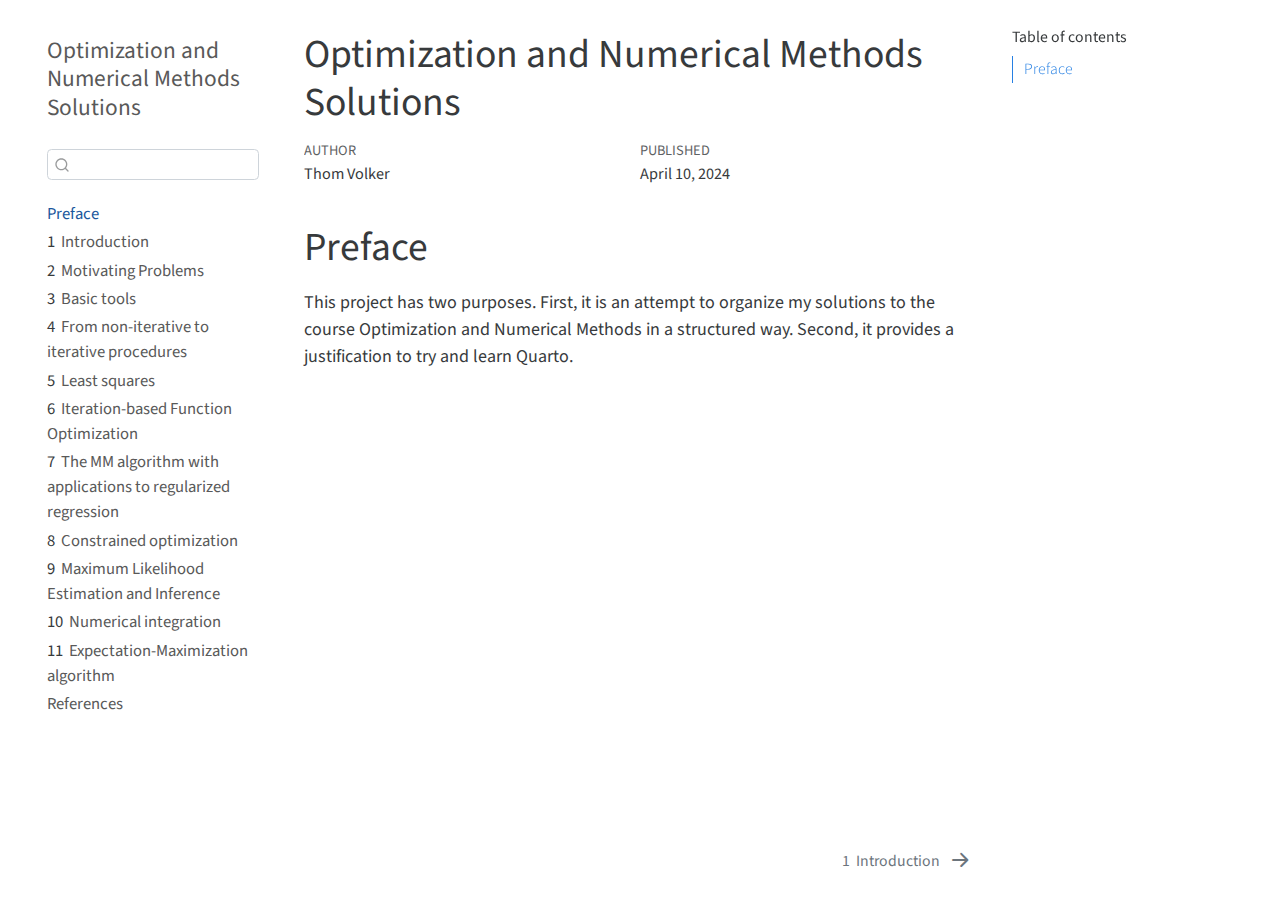
<file: OptimMaterials/_book/index.html>
<!DOCTYPE html>
<html xmlns="http://www.w3.org/1999/xhtml" lang="en" xml:lang="en"><head>

<meta charset="utf-8">
<meta name="generator" content="quarto-1.1.189">

<meta name="viewport" content="width=device-width, initial-scale=1.0, user-scalable=yes">

<meta name="author" content="Thom Volker">
<meta name="dcterms.date" content="2024-04-10">

<title>Optimization and Numerical Methods Solutions</title>
<style>
code{white-space: pre-wrap;}
span.smallcaps{font-variant: small-caps;}
div.columns{display: flex; gap: min(4vw, 1.5em);}
div.column{flex: auto; overflow-x: auto;}
div.hanging-indent{margin-left: 1.5em; text-indent: -1.5em;}
ul.task-list{list-style: none;}
ul.task-list li input[type="checkbox"] {
  width: 0.8em;
  margin: 0 0.8em 0.2em -1.6em;
  vertical-align: middle;
}
</style>


<script src="site_libs/quarto-nav/quarto-nav.js"></script>
<script src="site_libs/quarto-nav/headroom.min.js"></script>
<script src="site_libs/clipboard/clipboard.min.js"></script>
<script src="site_libs/quarto-search/autocomplete.umd.js"></script>
<script src="site_libs/quarto-search/fuse.min.js"></script>
<script src="site_libs/quarto-search/quarto-search.js"></script>
<meta name="quarto:offset" content="./">
<link href="./chapter1.html" rel="next">
<script src="site_libs/quarto-html/quarto.js"></script>
<script src="site_libs/quarto-html/popper.min.js"></script>
<script src="site_libs/quarto-html/tippy.umd.min.js"></script>
<script src="site_libs/quarto-html/anchor.min.js"></script>
<link href="site_libs/quarto-html/tippy.css" rel="stylesheet">
<link href="site_libs/quarto-html/quarto-syntax-highlighting.css" rel="stylesheet" id="quarto-text-highlighting-styles">
<script src="site_libs/bootstrap/bootstrap.min.js"></script>
<link href="site_libs/bootstrap/bootstrap-icons.css" rel="stylesheet">
<link href="site_libs/bootstrap/bootstrap.min.css" rel="stylesheet" id="quarto-bootstrap" data-mode="light">
<script id="quarto-search-options" type="application/json">{
  "location": "sidebar",
  "copy-button": false,
  "collapse-after": 3,
  "panel-placement": "start",
  "type": "textbox",
  "limit": 20,
  "language": {
    "search-no-results-text": "No results",
    "search-matching-documents-text": "matching documents",
    "search-copy-link-title": "Copy link to search",
    "search-hide-matches-text": "Hide additional matches",
    "search-more-match-text": "more match in this document",
    "search-more-matches-text": "more matches in this document",
    "search-clear-button-title": "Clear",
    "search-detached-cancel-button-title": "Cancel",
    "search-submit-button-title": "Submit"
  }
}</script>


</head>

<body class="nav-sidebar floating">

<div id="quarto-search-results"></div>
  <header id="quarto-header" class="headroom fixed-top">
  <nav class="quarto-secondary-nav" data-bs-toggle="collapse" data-bs-target="#quarto-sidebar" aria-controls="quarto-sidebar" aria-expanded="false" aria-label="Toggle sidebar navigation" onclick="if (window.quartoToggleHeadroom) { window.quartoToggleHeadroom(); }">
    <div class="container-fluid d-flex justify-content-between">
      <h1 class="quarto-secondary-nav-title">Optimization and Numerical Methods Solutions</h1>
      <button type="button" class="quarto-btn-toggle btn" aria-label="Show secondary navigation">
        <i class="bi bi-chevron-right"></i>
      </button>
    </div>
  </nav>
</header>
<!-- content -->
<div id="quarto-content" class="quarto-container page-columns page-rows-contents page-layout-article">
<!-- sidebar -->
  <nav id="quarto-sidebar" class="sidebar collapse sidebar-navigation floating overflow-auto">
    <div class="pt-lg-2 mt-2 text-left sidebar-header">
    <div class="sidebar-title mb-0 py-0">
      <a href="./">Optimization and Numerical Methods Solutions</a> 
    </div>
      </div>
      <div class="mt-2 flex-shrink-0 align-items-center">
        <div class="sidebar-search">
        <div id="quarto-search" class="" title="Search"></div>
        </div>
      </div>
    <div class="sidebar-menu-container"> 
    <ul class="list-unstyled mt-1">
        <li class="sidebar-item">
  <div class="sidebar-item-container"> 
  <a href="./index.html" class="sidebar-item-text sidebar-link active">Preface</a>
  </div>
</li>
        <li class="sidebar-item">
  <div class="sidebar-item-container"> 
  <a href="./chapter1.html" class="sidebar-item-text sidebar-link"><span class="chapter-number">1</span>&nbsp; <span class="chapter-title">Introduction</span></a>
  </div>
</li>
        <li class="sidebar-item">
  <div class="sidebar-item-container"> 
  <a href="./chapter2.html" class="sidebar-item-text sidebar-link"><span class="chapter-number">2</span>&nbsp; <span class="chapter-title">Motivating Problems</span></a>
  </div>
</li>
        <li class="sidebar-item">
  <div class="sidebar-item-container"> 
  <a href="./chapter3.html" class="sidebar-item-text sidebar-link"><span class="chapter-number">3</span>&nbsp; <span class="chapter-title">Basic tools</span></a>
  </div>
</li>
        <li class="sidebar-item">
  <div class="sidebar-item-container"> 
  <a href="./chapter4.html" class="sidebar-item-text sidebar-link"><span class="chapter-number">4</span>&nbsp; <span class="chapter-title">From non-iterative to iterative procedures</span></a>
  </div>
</li>
        <li class="sidebar-item">
  <div class="sidebar-item-container"> 
  <a href="./chapter5.html" class="sidebar-item-text sidebar-link"><span class="chapter-number">5</span>&nbsp; <span class="chapter-title">Least squares</span></a>
  </div>
</li>
        <li class="sidebar-item">
  <div class="sidebar-item-container"> 
  <a href="./chapter6.html" class="sidebar-item-text sidebar-link"><span class="chapter-number">6</span>&nbsp; <span class="chapter-title">Iteration-based Function Optimization</span></a>
  </div>
</li>
        <li class="sidebar-item">
  <div class="sidebar-item-container"> 
  <a href="./chapter7.html" class="sidebar-item-text sidebar-link"><span class="chapter-number">7</span>&nbsp; <span class="chapter-title">The MM algorithm with applications to regularized regression</span></a>
  </div>
</li>
        <li class="sidebar-item">
  <div class="sidebar-item-container"> 
  <a href="./chapter8.html" class="sidebar-item-text sidebar-link"><span class="chapter-number">8</span>&nbsp; <span class="chapter-title">Constrained optimization</span></a>
  </div>
</li>
        <li class="sidebar-item">
  <div class="sidebar-item-container"> 
  <a href="./chapter9.html" class="sidebar-item-text sidebar-link"><span class="chapter-number">9</span>&nbsp; <span class="chapter-title">Maximum Likelihood Estimation and Inference</span></a>
  </div>
</li>
        <li class="sidebar-item">
  <div class="sidebar-item-container"> 
  <a href="./chapter10.html" class="sidebar-item-text sidebar-link"><span class="chapter-number">10</span>&nbsp; <span class="chapter-title">Numerical integration</span></a>
  </div>
</li>
        <li class="sidebar-item">
  <div class="sidebar-item-container"> 
  <a href="./chapter11.html" class="sidebar-item-text sidebar-link"><span class="chapter-number">11</span>&nbsp; <span class="chapter-title">Expectation-Maximization algorithm</span></a>
  </div>
</li>
        <li class="sidebar-item">
  <div class="sidebar-item-container"> 
  <a href="./references.html" class="sidebar-item-text sidebar-link">References</a>
  </div>
</li>
    </ul>
    </div>
</nav>
<!-- margin-sidebar -->
    <div id="quarto-margin-sidebar" class="sidebar margin-sidebar">
        <nav id="TOC" role="doc-toc" class="toc-active">
    <h2 id="toc-title">Table of contents</h2>
   
  <ul>
  <li><a href="#preface" id="toc-preface" class="nav-link active" data-scroll-target="#preface">Preface</a></li>
  </ul>
</nav>
    </div>
<!-- main -->
<main class="content" id="quarto-document-content">

<header id="title-block-header" class="quarto-title-block default">
<div class="quarto-title">
<h1 class="title d-none d-lg-block">Optimization and Numerical Methods Solutions</h1>
</div>



<div class="quarto-title-meta">

    <div>
    <div class="quarto-title-meta-heading">Author</div>
    <div class="quarto-title-meta-contents">
             <p>Thom Volker </p>
          </div>
  </div>
    
    <div>
    <div class="quarto-title-meta-heading">Published</div>
    <div class="quarto-title-meta-contents">
      <p class="date">April 10, 2024</p>
    </div>
  </div>
    
  </div>
  

</header>

<section id="preface" class="level1 unnumbered">
<h1 class="unnumbered">Preface</h1>
<p>This project has two purposes. First, it is an attempt to organize my solutions to the course Optimization and Numerical Methods in a structured way. Second, it provides a justification to try and learn Quarto.</p>


</section>

</main> <!-- /main -->
<script id="quarto-html-after-body" type="application/javascript">
window.document.addEventListener("DOMContentLoaded", function (event) {
  const toggleBodyColorMode = (bsSheetEl) => {
    const mode = bsSheetEl.getAttribute("data-mode");
    const bodyEl = window.document.querySelector("body");
    if (mode === "dark") {
      bodyEl.classList.add("quarto-dark");
      bodyEl.classList.remove("quarto-light");
    } else {
      bodyEl.classList.add("quarto-light");
      bodyEl.classList.remove("quarto-dark");
    }
  }
  const toggleBodyColorPrimary = () => {
    const bsSheetEl = window.document.querySelector("link#quarto-bootstrap");
    if (bsSheetEl) {
      toggleBodyColorMode(bsSheetEl);
    }
  }
  toggleBodyColorPrimary();  
  const icon = "";
  const anchorJS = new window.AnchorJS();
  anchorJS.options = {
    placement: 'right',
    icon: icon
  };
  anchorJS.add('.anchored');
  const clipboard = new window.ClipboardJS('.code-copy-button', {
    target: function(trigger) {
      return trigger.previousElementSibling;
    }
  });
  clipboard.on('success', function(e) {
    // button target
    const button = e.trigger;
    // don't keep focus
    button.blur();
    // flash "checked"
    button.classList.add('code-copy-button-checked');
    var currentTitle = button.getAttribute("title");
    button.setAttribute("title", "Copied!");
    setTimeout(function() {
      button.setAttribute("title", currentTitle);
      button.classList.remove('code-copy-button-checked');
    }, 1000);
    // clear code selection
    e.clearSelection();
  });
  function tippyHover(el, contentFn) {
    const config = {
      allowHTML: true,
      content: contentFn,
      maxWidth: 500,
      delay: 100,
      arrow: false,
      appendTo: function(el) {
          return el.parentElement;
      },
      interactive: true,
      interactiveBorder: 10,
      theme: 'quarto',
      placement: 'bottom-start'
    };
    window.tippy(el, config); 
  }
  const noterefs = window.document.querySelectorAll('a[role="doc-noteref"]');
  for (var i=0; i<noterefs.length; i++) {
    const ref = noterefs[i];
    tippyHover(ref, function() {
      // use id or data attribute instead here
      let href = ref.getAttribute('data-footnote-href') || ref.getAttribute('href');
      try { href = new URL(href).hash; } catch {}
      const id = href.replace(/^#\/?/, "");
      const note = window.document.getElementById(id);
      return note.innerHTML;
    });
  }
  var bibliorefs = window.document.querySelectorAll('a[role="doc-biblioref"]');
  for (var i=0; i<bibliorefs.length; i++) {
    const ref = bibliorefs[i];
    const cites = ref.parentNode.getAttribute('data-cites').split(' ');
    tippyHover(ref, function() {
      var popup = window.document.createElement('div');
      cites.forEach(function(cite) {
        var citeDiv = window.document.createElement('div');
        citeDiv.classList.add('hanging-indent');
        citeDiv.classList.add('csl-entry');
        var biblioDiv = window.document.getElementById('ref-' + cite);
        if (biblioDiv) {
          citeDiv.innerHTML = biblioDiv.innerHTML;
        }
        popup.appendChild(citeDiv);
      });
      return popup.innerHTML;
    });
  }
});
</script>
<nav class="page-navigation">
  <div class="nav-page nav-page-previous">
  </div>
  <div class="nav-page nav-page-next">
      <a href="./chapter1.html" class="pagination-link">
        <span class="nav-page-text"><span class="chapter-number">1</span>&nbsp; <span class="chapter-title">Introduction</span></span> <i class="bi bi-arrow-right-short"></i>
      </a>
  </div>
</nav>
</div> <!-- /content -->



</body></html>
</file>
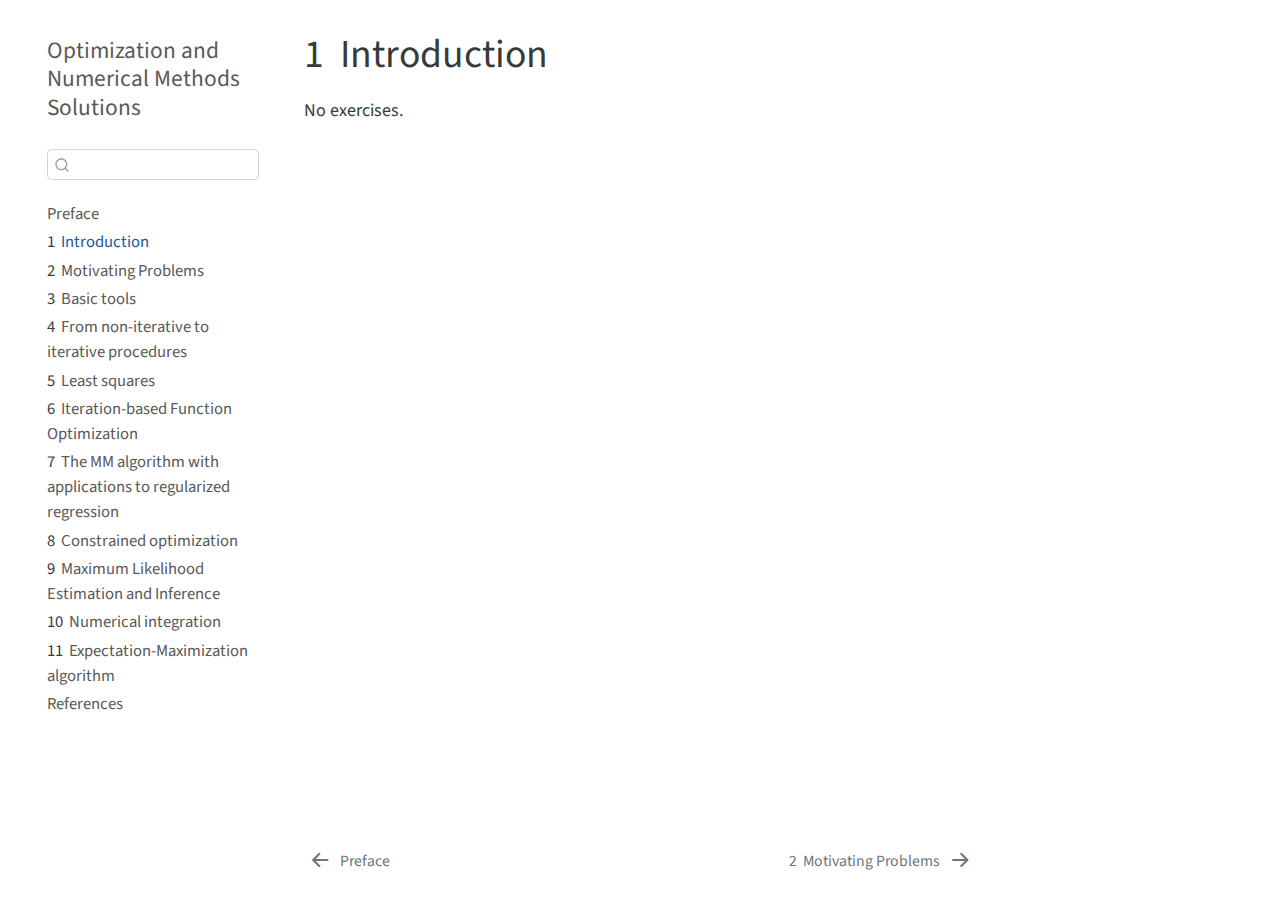
<file: OptimMaterials/_book/chapter1.html>
<!DOCTYPE html>
<html xmlns="http://www.w3.org/1999/xhtml" lang="en" xml:lang="en"><head>

<meta charset="utf-8">
<meta name="generator" content="quarto-1.1.189">

<meta name="viewport" content="width=device-width, initial-scale=1.0, user-scalable=yes">


<title>Optimization and Numerical Methods Solutions - 1&nbsp; Introduction</title>
<style>
code{white-space: pre-wrap;}
span.smallcaps{font-variant: small-caps;}
div.columns{display: flex; gap: min(4vw, 1.5em);}
div.column{flex: auto; overflow-x: auto;}
div.hanging-indent{margin-left: 1.5em; text-indent: -1.5em;}
ul.task-list{list-style: none;}
ul.task-list li input[type="checkbox"] {
  width: 0.8em;
  margin: 0 0.8em 0.2em -1.6em;
  vertical-align: middle;
}
</style>


<script src="site_libs/quarto-nav/quarto-nav.js"></script>
<script src="site_libs/quarto-nav/headroom.min.js"></script>
<script src="site_libs/clipboard/clipboard.min.js"></script>
<script src="site_libs/quarto-search/autocomplete.umd.js"></script>
<script src="site_libs/quarto-search/fuse.min.js"></script>
<script src="site_libs/quarto-search/quarto-search.js"></script>
<meta name="quarto:offset" content="./">
<link href="./chapter2.html" rel="next">
<link href="./index.html" rel="prev">
<script src="site_libs/quarto-html/quarto.js"></script>
<script src="site_libs/quarto-html/popper.min.js"></script>
<script src="site_libs/quarto-html/tippy.umd.min.js"></script>
<script src="site_libs/quarto-html/anchor.min.js"></script>
<link href="site_libs/quarto-html/tippy.css" rel="stylesheet">
<link href="site_libs/quarto-html/quarto-syntax-highlighting.css" rel="stylesheet" id="quarto-text-highlighting-styles">
<script src="site_libs/bootstrap/bootstrap.min.js"></script>
<link href="site_libs/bootstrap/bootstrap-icons.css" rel="stylesheet">
<link href="site_libs/bootstrap/bootstrap.min.css" rel="stylesheet" id="quarto-bootstrap" data-mode="light">
<script id="quarto-search-options" type="application/json">{
  "location": "sidebar",
  "copy-button": false,
  "collapse-after": 3,
  "panel-placement": "start",
  "type": "textbox",
  "limit": 20,
  "language": {
    "search-no-results-text": "No results",
    "search-matching-documents-text": "matching documents",
    "search-copy-link-title": "Copy link to search",
    "search-hide-matches-text": "Hide additional matches",
    "search-more-match-text": "more match in this document",
    "search-more-matches-text": "more matches in this document",
    "search-clear-button-title": "Clear",
    "search-detached-cancel-button-title": "Cancel",
    "search-submit-button-title": "Submit"
  }
}</script>


</head>

<body class="nav-sidebar floating">

<div id="quarto-search-results"></div>
  <header id="quarto-header" class="headroom fixed-top">
  <nav class="quarto-secondary-nav" data-bs-toggle="collapse" data-bs-target="#quarto-sidebar" aria-controls="quarto-sidebar" aria-expanded="false" aria-label="Toggle sidebar navigation" onclick="if (window.quartoToggleHeadroom) { window.quartoToggleHeadroom(); }">
    <div class="container-fluid d-flex justify-content-between">
      <h1 class="quarto-secondary-nav-title"><span class="chapter-number">1</span>&nbsp; <span class="chapter-title">Introduction</span></h1>
      <button type="button" class="quarto-btn-toggle btn" aria-label="Show secondary navigation">
        <i class="bi bi-chevron-right"></i>
      </button>
    </div>
  </nav>
</header>
<!-- content -->
<div id="quarto-content" class="quarto-container page-columns page-rows-contents page-layout-article">
<!-- sidebar -->
  <nav id="quarto-sidebar" class="sidebar collapse sidebar-navigation floating overflow-auto">
    <div class="pt-lg-2 mt-2 text-left sidebar-header">
    <div class="sidebar-title mb-0 py-0">
      <a href="./">Optimization and Numerical Methods Solutions</a> 
    </div>
      </div>
      <div class="mt-2 flex-shrink-0 align-items-center">
        <div class="sidebar-search">
        <div id="quarto-search" class="" title="Search"></div>
        </div>
      </div>
    <div class="sidebar-menu-container"> 
    <ul class="list-unstyled mt-1">
        <li class="sidebar-item">
  <div class="sidebar-item-container"> 
  <a href="./index.html" class="sidebar-item-text sidebar-link">Preface</a>
  </div>
</li>
        <li class="sidebar-item">
  <div class="sidebar-item-container"> 
  <a href="./chapter1.html" class="sidebar-item-text sidebar-link active"><span class="chapter-number">1</span>&nbsp; <span class="chapter-title">Introduction</span></a>
  </div>
</li>
        <li class="sidebar-item">
  <div class="sidebar-item-container"> 
  <a href="./chapter2.html" class="sidebar-item-text sidebar-link"><span class="chapter-number">2</span>&nbsp; <span class="chapter-title">Motivating Problems</span></a>
  </div>
</li>
        <li class="sidebar-item">
  <div class="sidebar-item-container"> 
  <a href="./chapter3.html" class="sidebar-item-text sidebar-link"><span class="chapter-number">3</span>&nbsp; <span class="chapter-title">Basic tools</span></a>
  </div>
</li>
        <li class="sidebar-item">
  <div class="sidebar-item-container"> 
  <a href="./chapter4.html" class="sidebar-item-text sidebar-link"><span class="chapter-number">4</span>&nbsp; <span class="chapter-title">From non-iterative to iterative procedures</span></a>
  </div>
</li>
        <li class="sidebar-item">
  <div class="sidebar-item-container"> 
  <a href="./chapter5.html" class="sidebar-item-text sidebar-link"><span class="chapter-number">5</span>&nbsp; <span class="chapter-title">Least squares</span></a>
  </div>
</li>
        <li class="sidebar-item">
  <div class="sidebar-item-container"> 
  <a href="./chapter6.html" class="sidebar-item-text sidebar-link"><span class="chapter-number">6</span>&nbsp; <span class="chapter-title">Iteration-based Function Optimization</span></a>
  </div>
</li>
        <li class="sidebar-item">
  <div class="sidebar-item-container"> 
  <a href="./chapter7.html" class="sidebar-item-text sidebar-link"><span class="chapter-number">7</span>&nbsp; <span class="chapter-title">The MM algorithm with applications to regularized regression</span></a>
  </div>
</li>
        <li class="sidebar-item">
  <div class="sidebar-item-container"> 
  <a href="./chapter8.html" class="sidebar-item-text sidebar-link"><span class="chapter-number">8</span>&nbsp; <span class="chapter-title">Constrained optimization</span></a>
  </div>
</li>
        <li class="sidebar-item">
  <div class="sidebar-item-container"> 
  <a href="./chapter9.html" class="sidebar-item-text sidebar-link"><span class="chapter-number">9</span>&nbsp; <span class="chapter-title">Maximum Likelihood Estimation and Inference</span></a>
  </div>
</li>
        <li class="sidebar-item">
  <div class="sidebar-item-container"> 
  <a href="./chapter10.html" class="sidebar-item-text sidebar-link"><span class="chapter-number">10</span>&nbsp; <span class="chapter-title">Numerical integration</span></a>
  </div>
</li>
        <li class="sidebar-item">
  <div class="sidebar-item-container"> 
  <a href="./chapter11.html" class="sidebar-item-text sidebar-link"><span class="chapter-number">11</span>&nbsp; <span class="chapter-title">Expectation-Maximization algorithm</span></a>
  </div>
</li>
        <li class="sidebar-item">
  <div class="sidebar-item-container"> 
  <a href="./references.html" class="sidebar-item-text sidebar-link">References</a>
  </div>
</li>
    </ul>
    </div>
</nav>
<!-- margin-sidebar -->
    <div id="quarto-margin-sidebar" class="sidebar margin-sidebar">
        
    </div>
<!-- main -->
<main class="content" id="quarto-document-content">

<header id="title-block-header" class="quarto-title-block default">
<div class="quarto-title">
<h1 class="title d-none d-lg-block"><span class="chapter-number">1</span>&nbsp; <span class="chapter-title">Introduction</span></h1>
</div>



<div class="quarto-title-meta">

    
    
  </div>
  

</header>

<p>No exercises.</p>



</main> <!-- /main -->
<script id="quarto-html-after-body" type="application/javascript">
window.document.addEventListener("DOMContentLoaded", function (event) {
  const toggleBodyColorMode = (bsSheetEl) => {
    const mode = bsSheetEl.getAttribute("data-mode");
    const bodyEl = window.document.querySelector("body");
    if (mode === "dark") {
      bodyEl.classList.add("quarto-dark");
      bodyEl.classList.remove("quarto-light");
    } else {
      bodyEl.classList.add("quarto-light");
      bodyEl.classList.remove("quarto-dark");
    }
  }
  const toggleBodyColorPrimary = () => {
    const bsSheetEl = window.document.querySelector("link#quarto-bootstrap");
    if (bsSheetEl) {
      toggleBodyColorMode(bsSheetEl);
    }
  }
  toggleBodyColorPrimary();  
  const icon = "";
  const anchorJS = new window.AnchorJS();
  anchorJS.options = {
    placement: 'right',
    icon: icon
  };
  anchorJS.add('.anchored');
  const clipboard = new window.ClipboardJS('.code-copy-button', {
    target: function(trigger) {
      return trigger.previousElementSibling;
    }
  });
  clipboard.on('success', function(e) {
    // button target
    const button = e.trigger;
    // don't keep focus
    button.blur();
    // flash "checked"
    button.classList.add('code-copy-button-checked');
    var currentTitle = button.getAttribute("title");
    button.setAttribute("title", "Copied!");
    setTimeout(function() {
      button.setAttribute("title", currentTitle);
      button.classList.remove('code-copy-button-checked');
    }, 1000);
    // clear code selection
    e.clearSelection();
  });
  function tippyHover(el, contentFn) {
    const config = {
      allowHTML: true,
      content: contentFn,
      maxWidth: 500,
      delay: 100,
      arrow: false,
      appendTo: function(el) {
          return el.parentElement;
      },
      interactive: true,
      interactiveBorder: 10,
      theme: 'quarto',
      placement: 'bottom-start'
    };
    window.tippy(el, config); 
  }
  const noterefs = window.document.querySelectorAll('a[role="doc-noteref"]');
  for (var i=0; i<noterefs.length; i++) {
    const ref = noterefs[i];
    tippyHover(ref, function() {
      // use id or data attribute instead here
      let href = ref.getAttribute('data-footnote-href') || ref.getAttribute('href');
      try { href = new URL(href).hash; } catch {}
      const id = href.replace(/^#\/?/, "");
      const note = window.document.getElementById(id);
      return note.innerHTML;
    });
  }
  var bibliorefs = window.document.querySelectorAll('a[role="doc-biblioref"]');
  for (var i=0; i<bibliorefs.length; i++) {
    const ref = bibliorefs[i];
    const cites = ref.parentNode.getAttribute('data-cites').split(' ');
    tippyHover(ref, function() {
      var popup = window.document.createElement('div');
      cites.forEach(function(cite) {
        var citeDiv = window.document.createElement('div');
        citeDiv.classList.add('hanging-indent');
        citeDiv.classList.add('csl-entry');
        var biblioDiv = window.document.getElementById('ref-' + cite);
        if (biblioDiv) {
          citeDiv.innerHTML = biblioDiv.innerHTML;
        }
        popup.appendChild(citeDiv);
      });
      return popup.innerHTML;
    });
  }
});
</script>
<nav class="page-navigation">
  <div class="nav-page nav-page-previous">
      <a href="./index.html" class="pagination-link">
        <i class="bi bi-arrow-left-short"></i> <span class="nav-page-text">Preface</span>
      </a>          
  </div>
  <div class="nav-page nav-page-next">
      <a href="./chapter2.html" class="pagination-link">
        <span class="nav-page-text"><span class="chapter-number">2</span>&nbsp; <span class="chapter-title">Motivating Problems</span></span> <i class="bi bi-arrow-right-short"></i>
      </a>
  </div>
</nav>
</div> <!-- /content -->



</body></html>
</file>
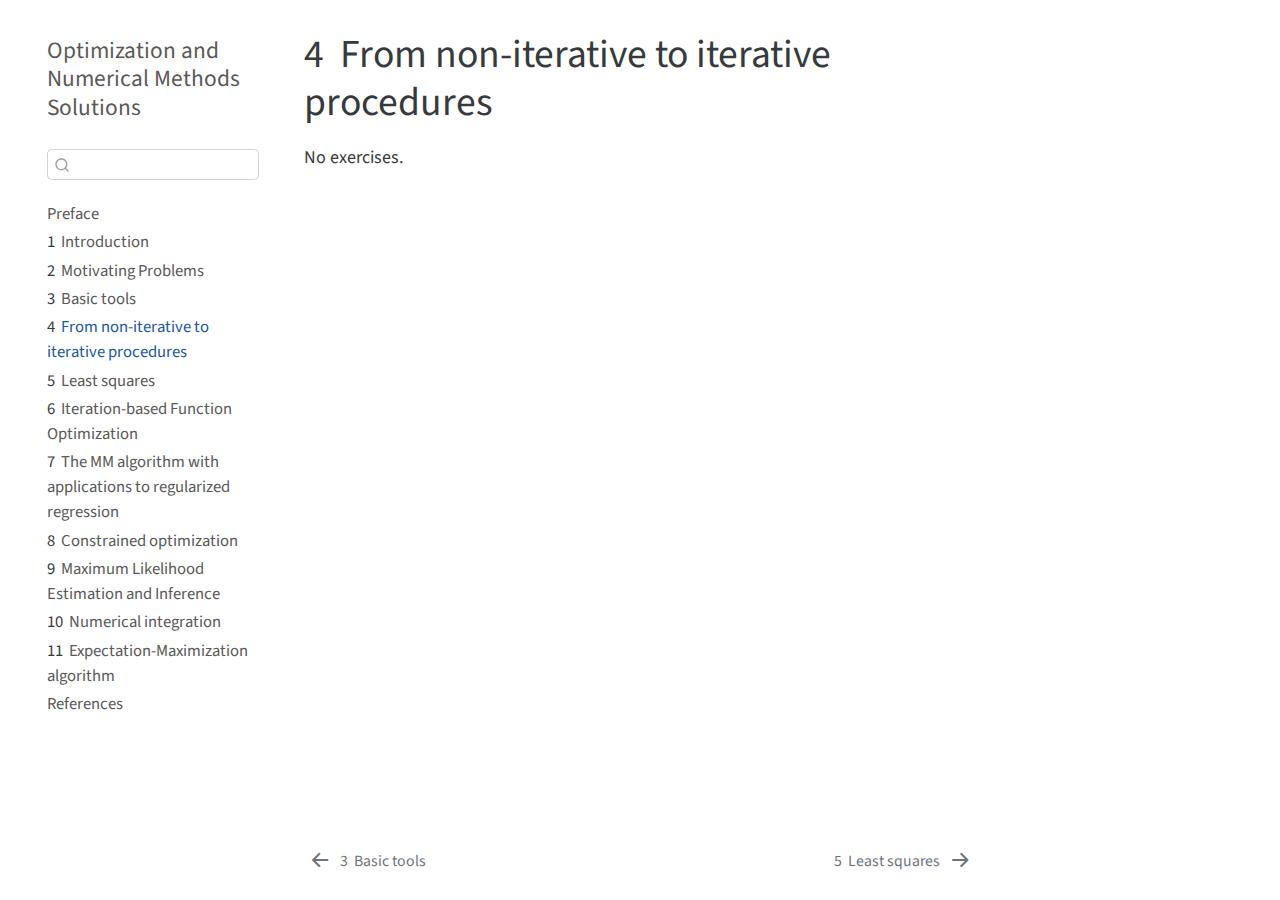
<file: OptimMaterials/_book/chapter4.html>
<!DOCTYPE html>
<html xmlns="http://www.w3.org/1999/xhtml" lang="en" xml:lang="en"><head>

<meta charset="utf-8">
<meta name="generator" content="quarto-1.1.189">

<meta name="viewport" content="width=device-width, initial-scale=1.0, user-scalable=yes">


<title>Optimization and Numerical Methods Solutions - 4&nbsp; From non-iterative to iterative procedures</title>
<style>
code{white-space: pre-wrap;}
span.smallcaps{font-variant: small-caps;}
div.columns{display: flex; gap: min(4vw, 1.5em);}
div.column{flex: auto; overflow-x: auto;}
div.hanging-indent{margin-left: 1.5em; text-indent: -1.5em;}
ul.task-list{list-style: none;}
ul.task-list li input[type="checkbox"] {
  width: 0.8em;
  margin: 0 0.8em 0.2em -1.6em;
  vertical-align: middle;
}
</style>


<script src="site_libs/quarto-nav/quarto-nav.js"></script>
<script src="site_libs/quarto-nav/headroom.min.js"></script>
<script src="site_libs/clipboard/clipboard.min.js"></script>
<script src="site_libs/quarto-search/autocomplete.umd.js"></script>
<script src="site_libs/quarto-search/fuse.min.js"></script>
<script src="site_libs/quarto-search/quarto-search.js"></script>
<meta name="quarto:offset" content="./">
<link href="./chapter5.html" rel="next">
<link href="./chapter3.html" rel="prev">
<script src="site_libs/quarto-html/quarto.js"></script>
<script src="site_libs/quarto-html/popper.min.js"></script>
<script src="site_libs/quarto-html/tippy.umd.min.js"></script>
<script src="site_libs/quarto-html/anchor.min.js"></script>
<link href="site_libs/quarto-html/tippy.css" rel="stylesheet">
<link href="site_libs/quarto-html/quarto-syntax-highlighting.css" rel="stylesheet" id="quarto-text-highlighting-styles">
<script src="site_libs/bootstrap/bootstrap.min.js"></script>
<link href="site_libs/bootstrap/bootstrap-icons.css" rel="stylesheet">
<link href="site_libs/bootstrap/bootstrap.min.css" rel="stylesheet" id="quarto-bootstrap" data-mode="light">
<script id="quarto-search-options" type="application/json">{
  "location": "sidebar",
  "copy-button": false,
  "collapse-after": 3,
  "panel-placement": "start",
  "type": "textbox",
  "limit": 20,
  "language": {
    "search-no-results-text": "No results",
    "search-matching-documents-text": "matching documents",
    "search-copy-link-title": "Copy link to search",
    "search-hide-matches-text": "Hide additional matches",
    "search-more-match-text": "more match in this document",
    "search-more-matches-text": "more matches in this document",
    "search-clear-button-title": "Clear",
    "search-detached-cancel-button-title": "Cancel",
    "search-submit-button-title": "Submit"
  }
}</script>


</head>

<body class="nav-sidebar floating">

<div id="quarto-search-results"></div>
  <header id="quarto-header" class="headroom fixed-top">
  <nav class="quarto-secondary-nav" data-bs-toggle="collapse" data-bs-target="#quarto-sidebar" aria-controls="quarto-sidebar" aria-expanded="false" aria-label="Toggle sidebar navigation" onclick="if (window.quartoToggleHeadroom) { window.quartoToggleHeadroom(); }">
    <div class="container-fluid d-flex justify-content-between">
      <h1 class="quarto-secondary-nav-title"><span class="chapter-number">4</span>&nbsp; <span class="chapter-title">From non-iterative to iterative procedures</span></h1>
      <button type="button" class="quarto-btn-toggle btn" aria-label="Show secondary navigation">
        <i class="bi bi-chevron-right"></i>
      </button>
    </div>
  </nav>
</header>
<!-- content -->
<div id="quarto-content" class="quarto-container page-columns page-rows-contents page-layout-article">
<!-- sidebar -->
  <nav id="quarto-sidebar" class="sidebar collapse sidebar-navigation floating overflow-auto">
    <div class="pt-lg-2 mt-2 text-left sidebar-header">
    <div class="sidebar-title mb-0 py-0">
      <a href="./">Optimization and Numerical Methods Solutions</a> 
    </div>
      </div>
      <div class="mt-2 flex-shrink-0 align-items-center">
        <div class="sidebar-search">
        <div id="quarto-search" class="" title="Search"></div>
        </div>
      </div>
    <div class="sidebar-menu-container"> 
    <ul class="list-unstyled mt-1">
        <li class="sidebar-item">
  <div class="sidebar-item-container"> 
  <a href="./index.html" class="sidebar-item-text sidebar-link">Preface</a>
  </div>
</li>
        <li class="sidebar-item">
  <div class="sidebar-item-container"> 
  <a href="./chapter1.html" class="sidebar-item-text sidebar-link"><span class="chapter-number">1</span>&nbsp; <span class="chapter-title">Introduction</span></a>
  </div>
</li>
        <li class="sidebar-item">
  <div class="sidebar-item-container"> 
  <a href="./chapter2.html" class="sidebar-item-text sidebar-link"><span class="chapter-number">2</span>&nbsp; <span class="chapter-title">Motivating Problems</span></a>
  </div>
</li>
        <li class="sidebar-item">
  <div class="sidebar-item-container"> 
  <a href="./chapter3.html" class="sidebar-item-text sidebar-link"><span class="chapter-number">3</span>&nbsp; <span class="chapter-title">Basic tools</span></a>
  </div>
</li>
        <li class="sidebar-item">
  <div class="sidebar-item-container"> 
  <a href="./chapter4.html" class="sidebar-item-text sidebar-link active"><span class="chapter-number">4</span>&nbsp; <span class="chapter-title">From non-iterative to iterative procedures</span></a>
  </div>
</li>
        <li class="sidebar-item">
  <div class="sidebar-item-container"> 
  <a href="./chapter5.html" class="sidebar-item-text sidebar-link"><span class="chapter-number">5</span>&nbsp; <span class="chapter-title">Least squares</span></a>
  </div>
</li>
        <li class="sidebar-item">
  <div class="sidebar-item-container"> 
  <a href="./chapter6.html" class="sidebar-item-text sidebar-link"><span class="chapter-number">6</span>&nbsp; <span class="chapter-title">Iteration-based Function Optimization</span></a>
  </div>
</li>
        <li class="sidebar-item">
  <div class="sidebar-item-container"> 
  <a href="./chapter7.html" class="sidebar-item-text sidebar-link"><span class="chapter-number">7</span>&nbsp; <span class="chapter-title">The MM algorithm with applications to regularized regression</span></a>
  </div>
</li>
        <li class="sidebar-item">
  <div class="sidebar-item-container"> 
  <a href="./chapter8.html" class="sidebar-item-text sidebar-link"><span class="chapter-number">8</span>&nbsp; <span class="chapter-title">Constrained optimization</span></a>
  </div>
</li>
        <li class="sidebar-item">
  <div class="sidebar-item-container"> 
  <a href="./chapter9.html" class="sidebar-item-text sidebar-link"><span class="chapter-number">9</span>&nbsp; <span class="chapter-title">Maximum Likelihood Estimation and Inference</span></a>
  </div>
</li>
        <li class="sidebar-item">
  <div class="sidebar-item-container"> 
  <a href="./chapter10.html" class="sidebar-item-text sidebar-link"><span class="chapter-number">10</span>&nbsp; <span class="chapter-title">Numerical integration</span></a>
  </div>
</li>
        <li class="sidebar-item">
  <div class="sidebar-item-container"> 
  <a href="./chapter11.html" class="sidebar-item-text sidebar-link"><span class="chapter-number">11</span>&nbsp; <span class="chapter-title">Expectation-Maximization algorithm</span></a>
  </div>
</li>
        <li class="sidebar-item">
  <div class="sidebar-item-container"> 
  <a href="./references.html" class="sidebar-item-text sidebar-link">References</a>
  </div>
</li>
    </ul>
    </div>
</nav>
<!-- margin-sidebar -->
    <div id="quarto-margin-sidebar" class="sidebar margin-sidebar">
        
    </div>
<!-- main -->
<main class="content" id="quarto-document-content">

<header id="title-block-header" class="quarto-title-block default">
<div class="quarto-title">
<h1 class="title d-none d-lg-block"><span class="chapter-number">4</span>&nbsp; <span class="chapter-title">From non-iterative to iterative procedures</span></h1>
</div>



<div class="quarto-title-meta">

    
    
  </div>
  

</header>

<p>No exercises.</p>



</main> <!-- /main -->
<script id="quarto-html-after-body" type="application/javascript">
window.document.addEventListener("DOMContentLoaded", function (event) {
  const toggleBodyColorMode = (bsSheetEl) => {
    const mode = bsSheetEl.getAttribute("data-mode");
    const bodyEl = window.document.querySelector("body");
    if (mode === "dark") {
      bodyEl.classList.add("quarto-dark");
      bodyEl.classList.remove("quarto-light");
    } else {
      bodyEl.classList.add("quarto-light");
      bodyEl.classList.remove("quarto-dark");
    }
  }
  const toggleBodyColorPrimary = () => {
    const bsSheetEl = window.document.querySelector("link#quarto-bootstrap");
    if (bsSheetEl) {
      toggleBodyColorMode(bsSheetEl);
    }
  }
  toggleBodyColorPrimary();  
  const icon = "";
  const anchorJS = new window.AnchorJS();
  anchorJS.options = {
    placement: 'right',
    icon: icon
  };
  anchorJS.add('.anchored');
  const clipboard = new window.ClipboardJS('.code-copy-button', {
    target: function(trigger) {
      return trigger.previousElementSibling;
    }
  });
  clipboard.on('success', function(e) {
    // button target
    const button = e.trigger;
    // don't keep focus
    button.blur();
    // flash "checked"
    button.classList.add('code-copy-button-checked');
    var currentTitle = button.getAttribute("title");
    button.setAttribute("title", "Copied!");
    setTimeout(function() {
      button.setAttribute("title", currentTitle);
      button.classList.remove('code-copy-button-checked');
    }, 1000);
    // clear code selection
    e.clearSelection();
  });
  function tippyHover(el, contentFn) {
    const config = {
      allowHTML: true,
      content: contentFn,
      maxWidth: 500,
      delay: 100,
      arrow: false,
      appendTo: function(el) {
          return el.parentElement;
      },
      interactive: true,
      interactiveBorder: 10,
      theme: 'quarto',
      placement: 'bottom-start'
    };
    window.tippy(el, config); 
  }
  const noterefs = window.document.querySelectorAll('a[role="doc-noteref"]');
  for (var i=0; i<noterefs.length; i++) {
    const ref = noterefs[i];
    tippyHover(ref, function() {
      // use id or data attribute instead here
      let href = ref.getAttribute('data-footnote-href') || ref.getAttribute('href');
      try { href = new URL(href).hash; } catch {}
      const id = href.replace(/^#\/?/, "");
      const note = window.document.getElementById(id);
      return note.innerHTML;
    });
  }
  var bibliorefs = window.document.querySelectorAll('a[role="doc-biblioref"]');
  for (var i=0; i<bibliorefs.length; i++) {
    const ref = bibliorefs[i];
    const cites = ref.parentNode.getAttribute('data-cites').split(' ');
    tippyHover(ref, function() {
      var popup = window.document.createElement('div');
      cites.forEach(function(cite) {
        var citeDiv = window.document.createElement('div');
        citeDiv.classList.add('hanging-indent');
        citeDiv.classList.add('csl-entry');
        var biblioDiv = window.document.getElementById('ref-' + cite);
        if (biblioDiv) {
          citeDiv.innerHTML = biblioDiv.innerHTML;
        }
        popup.appendChild(citeDiv);
      });
      return popup.innerHTML;
    });
  }
});
</script>
<nav class="page-navigation">
  <div class="nav-page nav-page-previous">
      <a href="./chapter3.html" class="pagination-link">
        <i class="bi bi-arrow-left-short"></i> <span class="nav-page-text"><span class="chapter-number">3</span>&nbsp; <span class="chapter-title">Basic tools</span></span>
      </a>          
  </div>
  <div class="nav-page nav-page-next">
      <a href="./chapter5.html" class="pagination-link">
        <span class="nav-page-text"><span class="chapter-number">5</span>&nbsp; <span class="chapter-title">Least squares</span></span> <i class="bi bi-arrow-right-short"></i>
      </a>
  </div>
</nav>
</div> <!-- /content -->



</body></html>
</file>
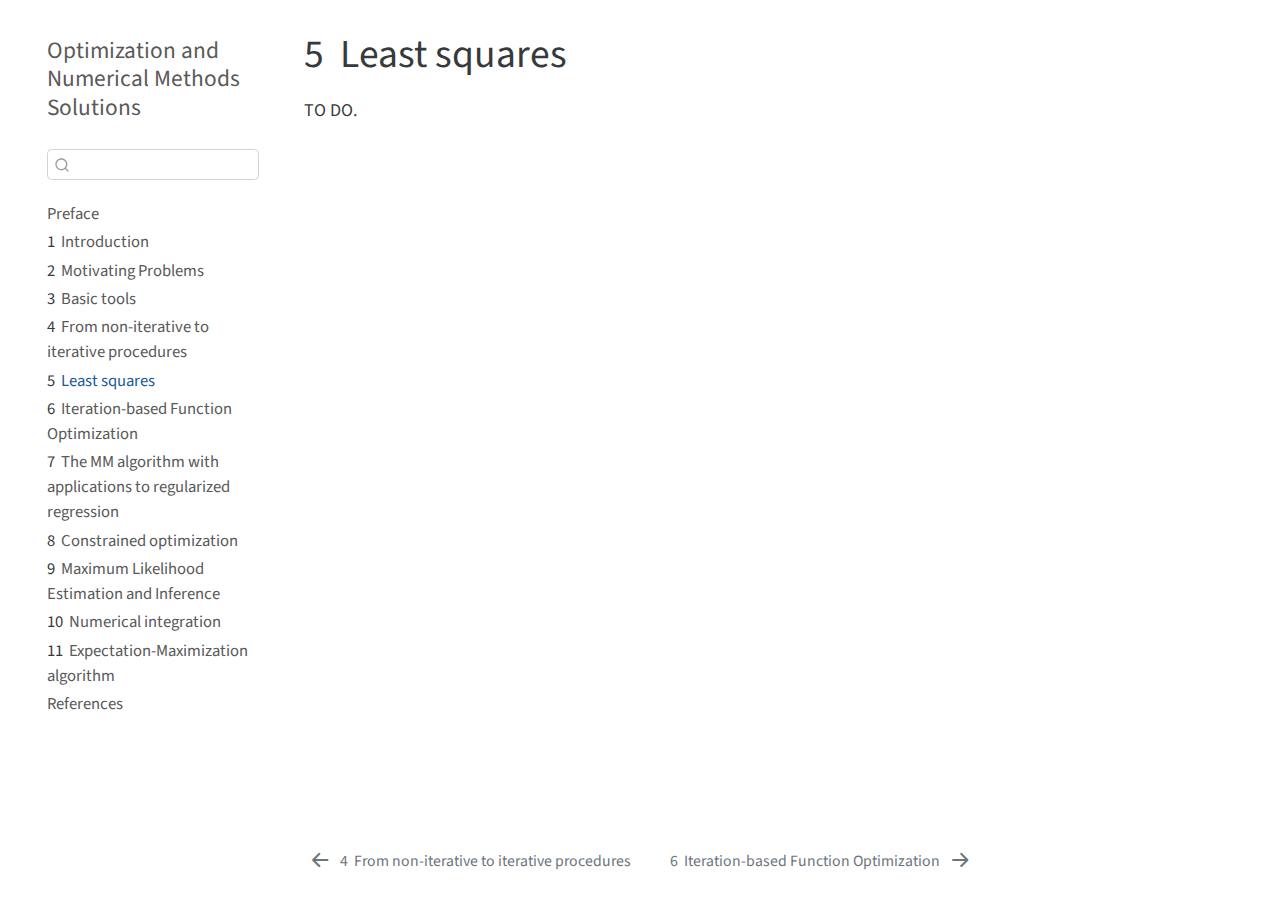
<file: OptimMaterials/_book/chapter5.html>
<!DOCTYPE html>
<html xmlns="http://www.w3.org/1999/xhtml" lang="en" xml:lang="en"><head>

<meta charset="utf-8">
<meta name="generator" content="quarto-1.1.189">

<meta name="viewport" content="width=device-width, initial-scale=1.0, user-scalable=yes">


<title>Optimization and Numerical Methods Solutions - 5&nbsp; Least squares</title>
<style>
code{white-space: pre-wrap;}
span.smallcaps{font-variant: small-caps;}
div.columns{display: flex; gap: min(4vw, 1.5em);}
div.column{flex: auto; overflow-x: auto;}
div.hanging-indent{margin-left: 1.5em; text-indent: -1.5em;}
ul.task-list{list-style: none;}
ul.task-list li input[type="checkbox"] {
  width: 0.8em;
  margin: 0 0.8em 0.2em -1.6em;
  vertical-align: middle;
}
</style>


<script src="site_libs/quarto-nav/quarto-nav.js"></script>
<script src="site_libs/quarto-nav/headroom.min.js"></script>
<script src="site_libs/clipboard/clipboard.min.js"></script>
<script src="site_libs/quarto-search/autocomplete.umd.js"></script>
<script src="site_libs/quarto-search/fuse.min.js"></script>
<script src="site_libs/quarto-search/quarto-search.js"></script>
<meta name="quarto:offset" content="./">
<link href="./chapter6.html" rel="next">
<link href="./chapter4.html" rel="prev">
<script src="site_libs/quarto-html/quarto.js"></script>
<script src="site_libs/quarto-html/popper.min.js"></script>
<script src="site_libs/quarto-html/tippy.umd.min.js"></script>
<script src="site_libs/quarto-html/anchor.min.js"></script>
<link href="site_libs/quarto-html/tippy.css" rel="stylesheet">
<link href="site_libs/quarto-html/quarto-syntax-highlighting.css" rel="stylesheet" id="quarto-text-highlighting-styles">
<script src="site_libs/bootstrap/bootstrap.min.js"></script>
<link href="site_libs/bootstrap/bootstrap-icons.css" rel="stylesheet">
<link href="site_libs/bootstrap/bootstrap.min.css" rel="stylesheet" id="quarto-bootstrap" data-mode="light">
<script id="quarto-search-options" type="application/json">{
  "location": "sidebar",
  "copy-button": false,
  "collapse-after": 3,
  "panel-placement": "start",
  "type": "textbox",
  "limit": 20,
  "language": {
    "search-no-results-text": "No results",
    "search-matching-documents-text": "matching documents",
    "search-copy-link-title": "Copy link to search",
    "search-hide-matches-text": "Hide additional matches",
    "search-more-match-text": "more match in this document",
    "search-more-matches-text": "more matches in this document",
    "search-clear-button-title": "Clear",
    "search-detached-cancel-button-title": "Cancel",
    "search-submit-button-title": "Submit"
  }
}</script>


</head>

<body class="nav-sidebar floating">

<div id="quarto-search-results"></div>
  <header id="quarto-header" class="headroom fixed-top">
  <nav class="quarto-secondary-nav" data-bs-toggle="collapse" data-bs-target="#quarto-sidebar" aria-controls="quarto-sidebar" aria-expanded="false" aria-label="Toggle sidebar navigation" onclick="if (window.quartoToggleHeadroom) { window.quartoToggleHeadroom(); }">
    <div class="container-fluid d-flex justify-content-between">
      <h1 class="quarto-secondary-nav-title"><span class="chapter-number">5</span>&nbsp; <span class="chapter-title">Least squares</span></h1>
      <button type="button" class="quarto-btn-toggle btn" aria-label="Show secondary navigation">
        <i class="bi bi-chevron-right"></i>
      </button>
    </div>
  </nav>
</header>
<!-- content -->
<div id="quarto-content" class="quarto-container page-columns page-rows-contents page-layout-article">
<!-- sidebar -->
  <nav id="quarto-sidebar" class="sidebar collapse sidebar-navigation floating overflow-auto">
    <div class="pt-lg-2 mt-2 text-left sidebar-header">
    <div class="sidebar-title mb-0 py-0">
      <a href="./">Optimization and Numerical Methods Solutions</a> 
    </div>
      </div>
      <div class="mt-2 flex-shrink-0 align-items-center">
        <div class="sidebar-search">
        <div id="quarto-search" class="" title="Search"></div>
        </div>
      </div>
    <div class="sidebar-menu-container"> 
    <ul class="list-unstyled mt-1">
        <li class="sidebar-item">
  <div class="sidebar-item-container"> 
  <a href="./index.html" class="sidebar-item-text sidebar-link">Preface</a>
  </div>
</li>
        <li class="sidebar-item">
  <div class="sidebar-item-container"> 
  <a href="./chapter1.html" class="sidebar-item-text sidebar-link"><span class="chapter-number">1</span>&nbsp; <span class="chapter-title">Introduction</span></a>
  </div>
</li>
        <li class="sidebar-item">
  <div class="sidebar-item-container"> 
  <a href="./chapter2.html" class="sidebar-item-text sidebar-link"><span class="chapter-number">2</span>&nbsp; <span class="chapter-title">Motivating Problems</span></a>
  </div>
</li>
        <li class="sidebar-item">
  <div class="sidebar-item-container"> 
  <a href="./chapter3.html" class="sidebar-item-text sidebar-link"><span class="chapter-number">3</span>&nbsp; <span class="chapter-title">Basic tools</span></a>
  </div>
</li>
        <li class="sidebar-item">
  <div class="sidebar-item-container"> 
  <a href="./chapter4.html" class="sidebar-item-text sidebar-link"><span class="chapter-number">4</span>&nbsp; <span class="chapter-title">From non-iterative to iterative procedures</span></a>
  </div>
</li>
        <li class="sidebar-item">
  <div class="sidebar-item-container"> 
  <a href="./chapter5.html" class="sidebar-item-text sidebar-link active"><span class="chapter-number">5</span>&nbsp; <span class="chapter-title">Least squares</span></a>
  </div>
</li>
        <li class="sidebar-item">
  <div class="sidebar-item-container"> 
  <a href="./chapter6.html" class="sidebar-item-text sidebar-link"><span class="chapter-number">6</span>&nbsp; <span class="chapter-title">Iteration-based Function Optimization</span></a>
  </div>
</li>
        <li class="sidebar-item">
  <div class="sidebar-item-container"> 
  <a href="./chapter7.html" class="sidebar-item-text sidebar-link"><span class="chapter-number">7</span>&nbsp; <span class="chapter-title">The MM algorithm with applications to regularized regression</span></a>
  </div>
</li>
        <li class="sidebar-item">
  <div class="sidebar-item-container"> 
  <a href="./chapter8.html" class="sidebar-item-text sidebar-link"><span class="chapter-number">8</span>&nbsp; <span class="chapter-title">Constrained optimization</span></a>
  </div>
</li>
        <li class="sidebar-item">
  <div class="sidebar-item-container"> 
  <a href="./chapter9.html" class="sidebar-item-text sidebar-link"><span class="chapter-number">9</span>&nbsp; <span class="chapter-title">Maximum Likelihood Estimation and Inference</span></a>
  </div>
</li>
        <li class="sidebar-item">
  <div class="sidebar-item-container"> 
  <a href="./chapter10.html" class="sidebar-item-text sidebar-link"><span class="chapter-number">10</span>&nbsp; <span class="chapter-title">Numerical integration</span></a>
  </div>
</li>
        <li class="sidebar-item">
  <div class="sidebar-item-container"> 
  <a href="./chapter11.html" class="sidebar-item-text sidebar-link"><span class="chapter-number">11</span>&nbsp; <span class="chapter-title">Expectation-Maximization algorithm</span></a>
  </div>
</li>
        <li class="sidebar-item">
  <div class="sidebar-item-container"> 
  <a href="./references.html" class="sidebar-item-text sidebar-link">References</a>
  </div>
</li>
    </ul>
    </div>
</nav>
<!-- margin-sidebar -->
    <div id="quarto-margin-sidebar" class="sidebar margin-sidebar">
        
    </div>
<!-- main -->
<main class="content" id="quarto-document-content">

<header id="title-block-header" class="quarto-title-block default">
<div class="quarto-title">
<h1 class="title d-none d-lg-block"><span class="chapter-number">5</span>&nbsp; <span class="chapter-title">Least squares</span></h1>
</div>



<div class="quarto-title-meta">

    
    
  </div>
  

</header>

<p>TO DO.</p>



</main> <!-- /main -->
<script id="quarto-html-after-body" type="application/javascript">
window.document.addEventListener("DOMContentLoaded", function (event) {
  const toggleBodyColorMode = (bsSheetEl) => {
    const mode = bsSheetEl.getAttribute("data-mode");
    const bodyEl = window.document.querySelector("body");
    if (mode === "dark") {
      bodyEl.classList.add("quarto-dark");
      bodyEl.classList.remove("quarto-light");
    } else {
      bodyEl.classList.add("quarto-light");
      bodyEl.classList.remove("quarto-dark");
    }
  }
  const toggleBodyColorPrimary = () => {
    const bsSheetEl = window.document.querySelector("link#quarto-bootstrap");
    if (bsSheetEl) {
      toggleBodyColorMode(bsSheetEl);
    }
  }
  toggleBodyColorPrimary();  
  const icon = "";
  const anchorJS = new window.AnchorJS();
  anchorJS.options = {
    placement: 'right',
    icon: icon
  };
  anchorJS.add('.anchored');
  const clipboard = new window.ClipboardJS('.code-copy-button', {
    target: function(trigger) {
      return trigger.previousElementSibling;
    }
  });
  clipboard.on('success', function(e) {
    // button target
    const button = e.trigger;
    // don't keep focus
    button.blur();
    // flash "checked"
    button.classList.add('code-copy-button-checked');
    var currentTitle = button.getAttribute("title");
    button.setAttribute("title", "Copied!");
    setTimeout(function() {
      button.setAttribute("title", currentTitle);
      button.classList.remove('code-copy-button-checked');
    }, 1000);
    // clear code selection
    e.clearSelection();
  });
  function tippyHover(el, contentFn) {
    const config = {
      allowHTML: true,
      content: contentFn,
      maxWidth: 500,
      delay: 100,
      arrow: false,
      appendTo: function(el) {
          return el.parentElement;
      },
      interactive: true,
      interactiveBorder: 10,
      theme: 'quarto',
      placement: 'bottom-start'
    };
    window.tippy(el, config); 
  }
  const noterefs = window.document.querySelectorAll('a[role="doc-noteref"]');
  for (var i=0; i<noterefs.length; i++) {
    const ref = noterefs[i];
    tippyHover(ref, function() {
      // use id or data attribute instead here
      let href = ref.getAttribute('data-footnote-href') || ref.getAttribute('href');
      try { href = new URL(href).hash; } catch {}
      const id = href.replace(/^#\/?/, "");
      const note = window.document.getElementById(id);
      return note.innerHTML;
    });
  }
  var bibliorefs = window.document.querySelectorAll('a[role="doc-biblioref"]');
  for (var i=0; i<bibliorefs.length; i++) {
    const ref = bibliorefs[i];
    const cites = ref.parentNode.getAttribute('data-cites').split(' ');
    tippyHover(ref, function() {
      var popup = window.document.createElement('div');
      cites.forEach(function(cite) {
        var citeDiv = window.document.createElement('div');
        citeDiv.classList.add('hanging-indent');
        citeDiv.classList.add('csl-entry');
        var biblioDiv = window.document.getElementById('ref-' + cite);
        if (biblioDiv) {
          citeDiv.innerHTML = biblioDiv.innerHTML;
        }
        popup.appendChild(citeDiv);
      });
      return popup.innerHTML;
    });
  }
});
</script>
<nav class="page-navigation">
  <div class="nav-page nav-page-previous">
      <a href="./chapter4.html" class="pagination-link">
        <i class="bi bi-arrow-left-short"></i> <span class="nav-page-text"><span class="chapter-number">4</span>&nbsp; <span class="chapter-title">From non-iterative to iterative procedures</span></span>
      </a>          
  </div>
  <div class="nav-page nav-page-next">
      <a href="./chapter6.html" class="pagination-link">
        <span class="nav-page-text"><span class="chapter-number">6</span>&nbsp; <span class="chapter-title">Iteration-based Function Optimization</span></span> <i class="bi bi-arrow-right-short"></i>
      </a>
  </div>
</nav>
</div> <!-- /content -->



</body></html>
</file>
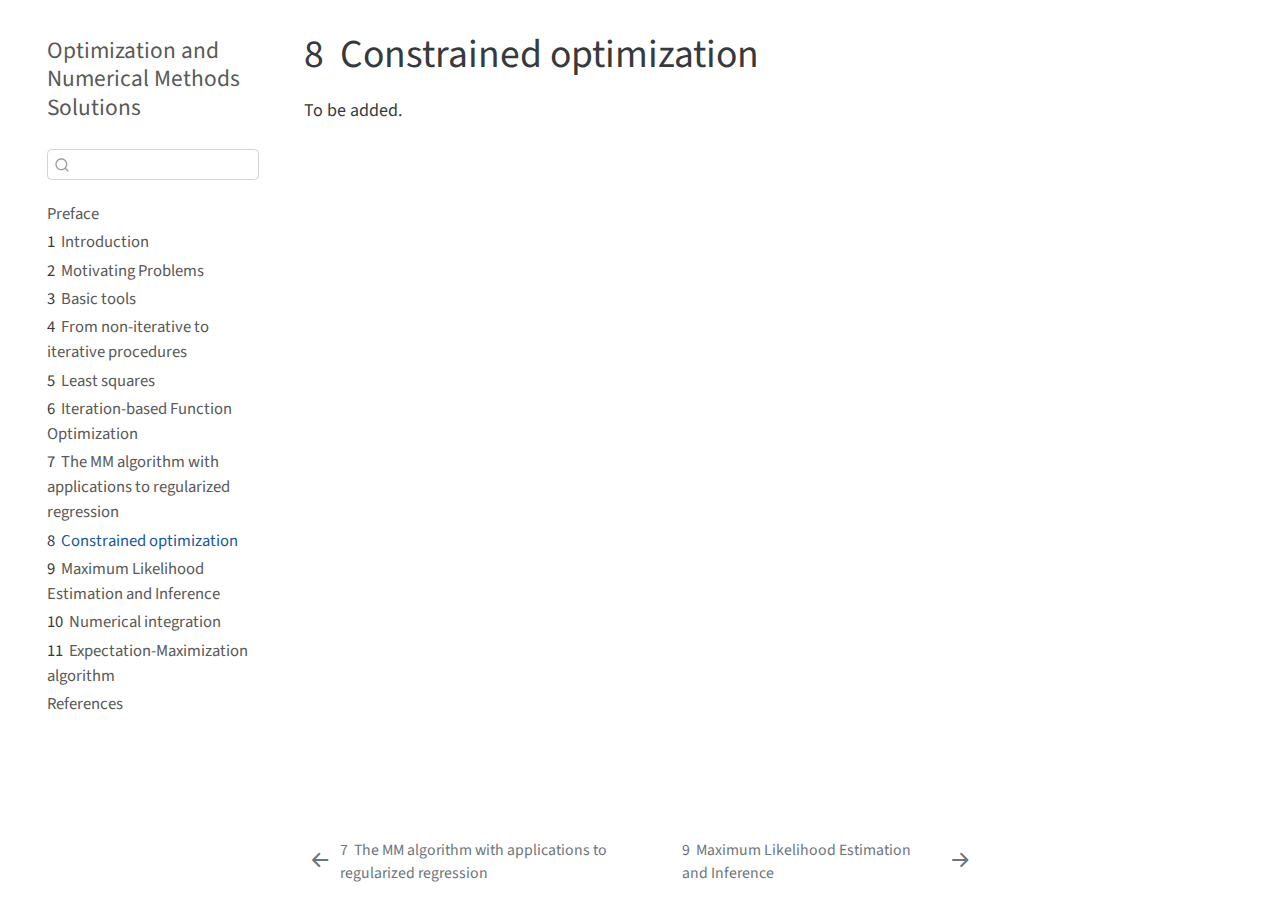
<file: OptimMaterials/_book/chapter8.html>
<!DOCTYPE html>
<html xmlns="http://www.w3.org/1999/xhtml" lang="en" xml:lang="en"><head>

<meta charset="utf-8">
<meta name="generator" content="quarto-1.1.189">

<meta name="viewport" content="width=device-width, initial-scale=1.0, user-scalable=yes">


<title>Optimization and Numerical Methods Solutions - 8&nbsp; Constrained optimization</title>
<style>
code{white-space: pre-wrap;}
span.smallcaps{font-variant: small-caps;}
div.columns{display: flex; gap: min(4vw, 1.5em);}
div.column{flex: auto; overflow-x: auto;}
div.hanging-indent{margin-left: 1.5em; text-indent: -1.5em;}
ul.task-list{list-style: none;}
ul.task-list li input[type="checkbox"] {
  width: 0.8em;
  margin: 0 0.8em 0.2em -1.6em;
  vertical-align: middle;
}
</style>


<script src="site_libs/quarto-nav/quarto-nav.js"></script>
<script src="site_libs/quarto-nav/headroom.min.js"></script>
<script src="site_libs/clipboard/clipboard.min.js"></script>
<script src="site_libs/quarto-search/autocomplete.umd.js"></script>
<script src="site_libs/quarto-search/fuse.min.js"></script>
<script src="site_libs/quarto-search/quarto-search.js"></script>
<meta name="quarto:offset" content="./">
<link href="./chapter9.html" rel="next">
<link href="./chapter7.html" rel="prev">
<script src="site_libs/quarto-html/quarto.js"></script>
<script src="site_libs/quarto-html/popper.min.js"></script>
<script src="site_libs/quarto-html/tippy.umd.min.js"></script>
<script src="site_libs/quarto-html/anchor.min.js"></script>
<link href="site_libs/quarto-html/tippy.css" rel="stylesheet">
<link href="site_libs/quarto-html/quarto-syntax-highlighting.css" rel="stylesheet" id="quarto-text-highlighting-styles">
<script src="site_libs/bootstrap/bootstrap.min.js"></script>
<link href="site_libs/bootstrap/bootstrap-icons.css" rel="stylesheet">
<link href="site_libs/bootstrap/bootstrap.min.css" rel="stylesheet" id="quarto-bootstrap" data-mode="light">
<script id="quarto-search-options" type="application/json">{
  "location": "sidebar",
  "copy-button": false,
  "collapse-after": 3,
  "panel-placement": "start",
  "type": "textbox",
  "limit": 20,
  "language": {
    "search-no-results-text": "No results",
    "search-matching-documents-text": "matching documents",
    "search-copy-link-title": "Copy link to search",
    "search-hide-matches-text": "Hide additional matches",
    "search-more-match-text": "more match in this document",
    "search-more-matches-text": "more matches in this document",
    "search-clear-button-title": "Clear",
    "search-detached-cancel-button-title": "Cancel",
    "search-submit-button-title": "Submit"
  }
}</script>


</head>

<body class="nav-sidebar floating">

<div id="quarto-search-results"></div>
  <header id="quarto-header" class="headroom fixed-top">
  <nav class="quarto-secondary-nav" data-bs-toggle="collapse" data-bs-target="#quarto-sidebar" aria-controls="quarto-sidebar" aria-expanded="false" aria-label="Toggle sidebar navigation" onclick="if (window.quartoToggleHeadroom) { window.quartoToggleHeadroom(); }">
    <div class="container-fluid d-flex justify-content-between">
      <h1 class="quarto-secondary-nav-title"><span class="chapter-number">8</span>&nbsp; <span class="chapter-title">Constrained optimization</span></h1>
      <button type="button" class="quarto-btn-toggle btn" aria-label="Show secondary navigation">
        <i class="bi bi-chevron-right"></i>
      </button>
    </div>
  </nav>
</header>
<!-- content -->
<div id="quarto-content" class="quarto-container page-columns page-rows-contents page-layout-article">
<!-- sidebar -->
  <nav id="quarto-sidebar" class="sidebar collapse sidebar-navigation floating overflow-auto">
    <div class="pt-lg-2 mt-2 text-left sidebar-header">
    <div class="sidebar-title mb-0 py-0">
      <a href="./">Optimization and Numerical Methods Solutions</a> 
    </div>
      </div>
      <div class="mt-2 flex-shrink-0 align-items-center">
        <div class="sidebar-search">
        <div id="quarto-search" class="" title="Search"></div>
        </div>
      </div>
    <div class="sidebar-menu-container"> 
    <ul class="list-unstyled mt-1">
        <li class="sidebar-item">
  <div class="sidebar-item-container"> 
  <a href="./index.html" class="sidebar-item-text sidebar-link">Preface</a>
  </div>
</li>
        <li class="sidebar-item">
  <div class="sidebar-item-container"> 
  <a href="./chapter1.html" class="sidebar-item-text sidebar-link"><span class="chapter-number">1</span>&nbsp; <span class="chapter-title">Introduction</span></a>
  </div>
</li>
        <li class="sidebar-item">
  <div class="sidebar-item-container"> 
  <a href="./chapter2.html" class="sidebar-item-text sidebar-link"><span class="chapter-number">2</span>&nbsp; <span class="chapter-title">Motivating Problems</span></a>
  </div>
</li>
        <li class="sidebar-item">
  <div class="sidebar-item-container"> 
  <a href="./chapter3.html" class="sidebar-item-text sidebar-link"><span class="chapter-number">3</span>&nbsp; <span class="chapter-title">Basic tools</span></a>
  </div>
</li>
        <li class="sidebar-item">
  <div class="sidebar-item-container"> 
  <a href="./chapter4.html" class="sidebar-item-text sidebar-link"><span class="chapter-number">4</span>&nbsp; <span class="chapter-title">From non-iterative to iterative procedures</span></a>
  </div>
</li>
        <li class="sidebar-item">
  <div class="sidebar-item-container"> 
  <a href="./chapter5.html" class="sidebar-item-text sidebar-link"><span class="chapter-number">5</span>&nbsp; <span class="chapter-title">Least squares</span></a>
  </div>
</li>
        <li class="sidebar-item">
  <div class="sidebar-item-container"> 
  <a href="./chapter6.html" class="sidebar-item-text sidebar-link"><span class="chapter-number">6</span>&nbsp; <span class="chapter-title">Iteration-based Function Optimization</span></a>
  </div>
</li>
        <li class="sidebar-item">
  <div class="sidebar-item-container"> 
  <a href="./chapter7.html" class="sidebar-item-text sidebar-link"><span class="chapter-number">7</span>&nbsp; <span class="chapter-title">The MM algorithm with applications to regularized regression</span></a>
  </div>
</li>
        <li class="sidebar-item">
  <div class="sidebar-item-container"> 
  <a href="./chapter8.html" class="sidebar-item-text sidebar-link active"><span class="chapter-number">8</span>&nbsp; <span class="chapter-title">Constrained optimization</span></a>
  </div>
</li>
        <li class="sidebar-item">
  <div class="sidebar-item-container"> 
  <a href="./chapter9.html" class="sidebar-item-text sidebar-link"><span class="chapter-number">9</span>&nbsp; <span class="chapter-title">Maximum Likelihood Estimation and Inference</span></a>
  </div>
</li>
        <li class="sidebar-item">
  <div class="sidebar-item-container"> 
  <a href="./chapter10.html" class="sidebar-item-text sidebar-link"><span class="chapter-number">10</span>&nbsp; <span class="chapter-title">Numerical integration</span></a>
  </div>
</li>
        <li class="sidebar-item">
  <div class="sidebar-item-container"> 
  <a href="./chapter11.html" class="sidebar-item-text sidebar-link"><span class="chapter-number">11</span>&nbsp; <span class="chapter-title">Expectation-Maximization algorithm</span></a>
  </div>
</li>
        <li class="sidebar-item">
  <div class="sidebar-item-container"> 
  <a href="./references.html" class="sidebar-item-text sidebar-link">References</a>
  </div>
</li>
    </ul>
    </div>
</nav>
<!-- margin-sidebar -->
    <div id="quarto-margin-sidebar" class="sidebar margin-sidebar">
        
    </div>
<!-- main -->
<main class="content" id="quarto-document-content">

<header id="title-block-header" class="quarto-title-block default">
<div class="quarto-title">
<h1 class="title d-none d-lg-block"><span class="chapter-number">8</span>&nbsp; <span class="chapter-title">Constrained optimization</span></h1>
</div>



<div class="quarto-title-meta">

    
    
  </div>
  

</header>

<p>To be added.</p>



</main> <!-- /main -->
<script id="quarto-html-after-body" type="application/javascript">
window.document.addEventListener("DOMContentLoaded", function (event) {
  const toggleBodyColorMode = (bsSheetEl) => {
    const mode = bsSheetEl.getAttribute("data-mode");
    const bodyEl = window.document.querySelector("body");
    if (mode === "dark") {
      bodyEl.classList.add("quarto-dark");
      bodyEl.classList.remove("quarto-light");
    } else {
      bodyEl.classList.add("quarto-light");
      bodyEl.classList.remove("quarto-dark");
    }
  }
  const toggleBodyColorPrimary = () => {
    const bsSheetEl = window.document.querySelector("link#quarto-bootstrap");
    if (bsSheetEl) {
      toggleBodyColorMode(bsSheetEl);
    }
  }
  toggleBodyColorPrimary();  
  const icon = "";
  const anchorJS = new window.AnchorJS();
  anchorJS.options = {
    placement: 'right',
    icon: icon
  };
  anchorJS.add('.anchored');
  const clipboard = new window.ClipboardJS('.code-copy-button', {
    target: function(trigger) {
      return trigger.previousElementSibling;
    }
  });
  clipboard.on('success', function(e) {
    // button target
    const button = e.trigger;
    // don't keep focus
    button.blur();
    // flash "checked"
    button.classList.add('code-copy-button-checked');
    var currentTitle = button.getAttribute("title");
    button.setAttribute("title", "Copied!");
    setTimeout(function() {
      button.setAttribute("title", currentTitle);
      button.classList.remove('code-copy-button-checked');
    }, 1000);
    // clear code selection
    e.clearSelection();
  });
  function tippyHover(el, contentFn) {
    const config = {
      allowHTML: true,
      content: contentFn,
      maxWidth: 500,
      delay: 100,
      arrow: false,
      appendTo: function(el) {
          return el.parentElement;
      },
      interactive: true,
      interactiveBorder: 10,
      theme: 'quarto',
      placement: 'bottom-start'
    };
    window.tippy(el, config); 
  }
  const noterefs = window.document.querySelectorAll('a[role="doc-noteref"]');
  for (var i=0; i<noterefs.length; i++) {
    const ref = noterefs[i];
    tippyHover(ref, function() {
      // use id or data attribute instead here
      let href = ref.getAttribute('data-footnote-href') || ref.getAttribute('href');
      try { href = new URL(href).hash; } catch {}
      const id = href.replace(/^#\/?/, "");
      const note = window.document.getElementById(id);
      return note.innerHTML;
    });
  }
  var bibliorefs = window.document.querySelectorAll('a[role="doc-biblioref"]');
  for (var i=0; i<bibliorefs.length; i++) {
    const ref = bibliorefs[i];
    const cites = ref.parentNode.getAttribute('data-cites').split(' ');
    tippyHover(ref, function() {
      var popup = window.document.createElement('div');
      cites.forEach(function(cite) {
        var citeDiv = window.document.createElement('div');
        citeDiv.classList.add('hanging-indent');
        citeDiv.classList.add('csl-entry');
        var biblioDiv = window.document.getElementById('ref-' + cite);
        if (biblioDiv) {
          citeDiv.innerHTML = biblioDiv.innerHTML;
        }
        popup.appendChild(citeDiv);
      });
      return popup.innerHTML;
    });
  }
});
</script>
<nav class="page-navigation">
  <div class="nav-page nav-page-previous">
      <a href="./chapter7.html" class="pagination-link">
        <i class="bi bi-arrow-left-short"></i> <span class="nav-page-text"><span class="chapter-number">7</span>&nbsp; <span class="chapter-title">The MM algorithm with applications to regularized regression</span></span>
      </a>          
  </div>
  <div class="nav-page nav-page-next">
      <a href="./chapter9.html" class="pagination-link">
        <span class="nav-page-text"><span class="chapter-number">9</span>&nbsp; <span class="chapter-title">Maximum Likelihood Estimation and Inference</span></span> <i class="bi bi-arrow-right-short"></i>
      </a>
  </div>
</nav>
</div> <!-- /content -->



</body></html>
</file>
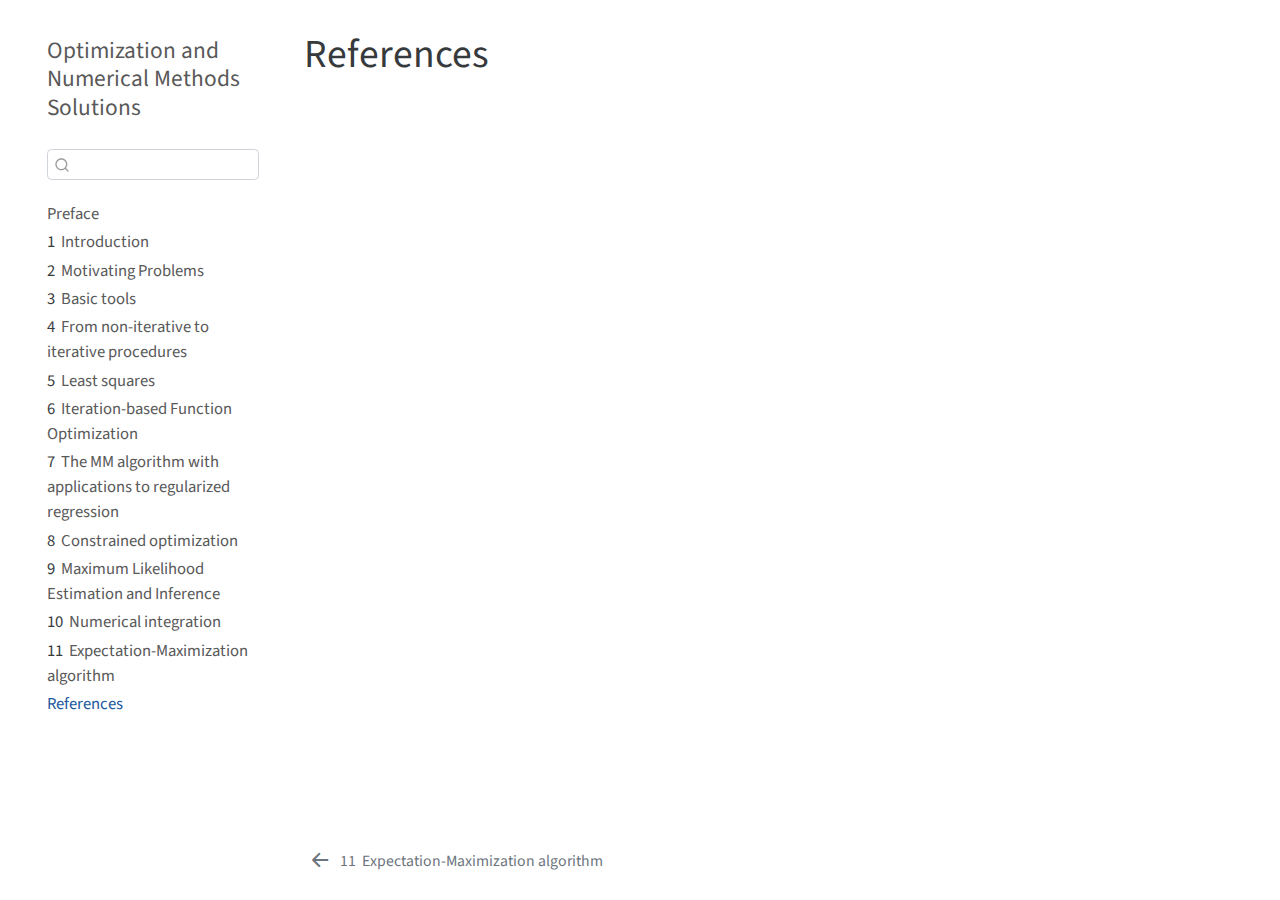
<file: OptimMaterials/_book/references.html>
<!DOCTYPE html>
<html xmlns="http://www.w3.org/1999/xhtml" lang="en" xml:lang="en"><head>

<meta charset="utf-8">
<meta name="generator" content="quarto-1.1.189">

<meta name="viewport" content="width=device-width, initial-scale=1.0, user-scalable=yes">


<title>Optimization and Numerical Methods Solutions - References</title>
<style>
code{white-space: pre-wrap;}
span.smallcaps{font-variant: small-caps;}
div.columns{display: flex; gap: min(4vw, 1.5em);}
div.column{flex: auto; overflow-x: auto;}
div.hanging-indent{margin-left: 1.5em; text-indent: -1.5em;}
ul.task-list{list-style: none;}
ul.task-list li input[type="checkbox"] {
  width: 0.8em;
  margin: 0 0.8em 0.2em -1.6em;
  vertical-align: middle;
}
div.csl-bib-body { }
div.csl-entry {
  clear: both;
}
.hanging div.csl-entry {
  margin-left:2em;
  text-indent:-2em;
}
div.csl-left-margin {
  min-width:2em;
  float:left;
}
div.csl-right-inline {
  margin-left:2em;
  padding-left:1em;
}
div.csl-indent {
  margin-left: 2em;
}
</style>


<script src="site_libs/quarto-nav/quarto-nav.js"></script>
<script src="site_libs/quarto-nav/headroom.min.js"></script>
<script src="site_libs/clipboard/clipboard.min.js"></script>
<script src="site_libs/quarto-search/autocomplete.umd.js"></script>
<script src="site_libs/quarto-search/fuse.min.js"></script>
<script src="site_libs/quarto-search/quarto-search.js"></script>
<meta name="quarto:offset" content="./">
<link href="./chapter11.html" rel="prev">
<script src="site_libs/quarto-html/quarto.js"></script>
<script src="site_libs/quarto-html/popper.min.js"></script>
<script src="site_libs/quarto-html/tippy.umd.min.js"></script>
<script src="site_libs/quarto-html/anchor.min.js"></script>
<link href="site_libs/quarto-html/tippy.css" rel="stylesheet">
<link href="site_libs/quarto-html/quarto-syntax-highlighting.css" rel="stylesheet" id="quarto-text-highlighting-styles">
<script src="site_libs/bootstrap/bootstrap.min.js"></script>
<link href="site_libs/bootstrap/bootstrap-icons.css" rel="stylesheet">
<link href="site_libs/bootstrap/bootstrap.min.css" rel="stylesheet" id="quarto-bootstrap" data-mode="light">
<script id="quarto-search-options" type="application/json">{
  "location": "sidebar",
  "copy-button": false,
  "collapse-after": 3,
  "panel-placement": "start",
  "type": "textbox",
  "limit": 20,
  "language": {
    "search-no-results-text": "No results",
    "search-matching-documents-text": "matching documents",
    "search-copy-link-title": "Copy link to search",
    "search-hide-matches-text": "Hide additional matches",
    "search-more-match-text": "more match in this document",
    "search-more-matches-text": "more matches in this document",
    "search-clear-button-title": "Clear",
    "search-detached-cancel-button-title": "Cancel",
    "search-submit-button-title": "Submit"
  }
}</script>


</head>

<body class="nav-sidebar floating">

<div id="quarto-search-results"></div>
  <header id="quarto-header" class="headroom fixed-top">
  <nav class="quarto-secondary-nav" data-bs-toggle="collapse" data-bs-target="#quarto-sidebar" aria-controls="quarto-sidebar" aria-expanded="false" aria-label="Toggle sidebar navigation" onclick="if (window.quartoToggleHeadroom) { window.quartoToggleHeadroom(); }">
    <div class="container-fluid d-flex justify-content-between">
      <h1 class="quarto-secondary-nav-title">References</h1>
      <button type="button" class="quarto-btn-toggle btn" aria-label="Show secondary navigation">
        <i class="bi bi-chevron-right"></i>
      </button>
    </div>
  </nav>
</header>
<!-- content -->
<div id="quarto-content" class="quarto-container page-columns page-rows-contents page-layout-article">
<!-- sidebar -->
  <nav id="quarto-sidebar" class="sidebar collapse sidebar-navigation floating overflow-auto">
    <div class="pt-lg-2 mt-2 text-left sidebar-header">
    <div class="sidebar-title mb-0 py-0">
      <a href="./">Optimization and Numerical Methods Solutions</a> 
    </div>
      </div>
      <div class="mt-2 flex-shrink-0 align-items-center">
        <div class="sidebar-search">
        <div id="quarto-search" class="" title="Search"></div>
        </div>
      </div>
    <div class="sidebar-menu-container"> 
    <ul class="list-unstyled mt-1">
        <li class="sidebar-item">
  <div class="sidebar-item-container"> 
  <a href="./index.html" class="sidebar-item-text sidebar-link">Preface</a>
  </div>
</li>
        <li class="sidebar-item">
  <div class="sidebar-item-container"> 
  <a href="./chapter1.html" class="sidebar-item-text sidebar-link"><span class="chapter-number">1</span>&nbsp; <span class="chapter-title">Introduction</span></a>
  </div>
</li>
        <li class="sidebar-item">
  <div class="sidebar-item-container"> 
  <a href="./chapter2.html" class="sidebar-item-text sidebar-link"><span class="chapter-number">2</span>&nbsp; <span class="chapter-title">Motivating Problems</span></a>
  </div>
</li>
        <li class="sidebar-item">
  <div class="sidebar-item-container"> 
  <a href="./chapter3.html" class="sidebar-item-text sidebar-link"><span class="chapter-number">3</span>&nbsp; <span class="chapter-title">Basic tools</span></a>
  </div>
</li>
        <li class="sidebar-item">
  <div class="sidebar-item-container"> 
  <a href="./chapter4.html" class="sidebar-item-text sidebar-link"><span class="chapter-number">4</span>&nbsp; <span class="chapter-title">From non-iterative to iterative procedures</span></a>
  </div>
</li>
        <li class="sidebar-item">
  <div class="sidebar-item-container"> 
  <a href="./chapter5.html" class="sidebar-item-text sidebar-link"><span class="chapter-number">5</span>&nbsp; <span class="chapter-title">Least squares</span></a>
  </div>
</li>
        <li class="sidebar-item">
  <div class="sidebar-item-container"> 
  <a href="./chapter6.html" class="sidebar-item-text sidebar-link"><span class="chapter-number">6</span>&nbsp; <span class="chapter-title">Iteration-based Function Optimization</span></a>
  </div>
</li>
        <li class="sidebar-item">
  <div class="sidebar-item-container"> 
  <a href="./chapter7.html" class="sidebar-item-text sidebar-link"><span class="chapter-number">7</span>&nbsp; <span class="chapter-title">The MM algorithm with applications to regularized regression</span></a>
  </div>
</li>
        <li class="sidebar-item">
  <div class="sidebar-item-container"> 
  <a href="./chapter8.html" class="sidebar-item-text sidebar-link"><span class="chapter-number">8</span>&nbsp; <span class="chapter-title">Constrained optimization</span></a>
  </div>
</li>
        <li class="sidebar-item">
  <div class="sidebar-item-container"> 
  <a href="./chapter9.html" class="sidebar-item-text sidebar-link"><span class="chapter-number">9</span>&nbsp; <span class="chapter-title">Maximum Likelihood Estimation and Inference</span></a>
  </div>
</li>
        <li class="sidebar-item">
  <div class="sidebar-item-container"> 
  <a href="./chapter10.html" class="sidebar-item-text sidebar-link"><span class="chapter-number">10</span>&nbsp; <span class="chapter-title">Numerical integration</span></a>
  </div>
</li>
        <li class="sidebar-item">
  <div class="sidebar-item-container"> 
  <a href="./chapter11.html" class="sidebar-item-text sidebar-link"><span class="chapter-number">11</span>&nbsp; <span class="chapter-title">Expectation-Maximization algorithm</span></a>
  </div>
</li>
        <li class="sidebar-item">
  <div class="sidebar-item-container"> 
  <a href="./references.html" class="sidebar-item-text sidebar-link active">References</a>
  </div>
</li>
    </ul>
    </div>
</nav>
<!-- margin-sidebar -->
    <div id="quarto-margin-sidebar" class="sidebar margin-sidebar">
        
    </div>
<!-- main -->
<main class="content" id="quarto-document-content">

<header id="title-block-header" class="quarto-title-block default">
<div class="quarto-title">
<h1 class="title d-none d-lg-block">References</h1>
</div>



<div class="quarto-title-meta">

    
    
  </div>
  

</header>

<div id="refs" role="doc-bibliography" style="display: none">

</div>



</main> <!-- /main -->
<script id="quarto-html-after-body" type="application/javascript">
window.document.addEventListener("DOMContentLoaded", function (event) {
  const toggleBodyColorMode = (bsSheetEl) => {
    const mode = bsSheetEl.getAttribute("data-mode");
    const bodyEl = window.document.querySelector("body");
    if (mode === "dark") {
      bodyEl.classList.add("quarto-dark");
      bodyEl.classList.remove("quarto-light");
    } else {
      bodyEl.classList.add("quarto-light");
      bodyEl.classList.remove("quarto-dark");
    }
  }
  const toggleBodyColorPrimary = () => {
    const bsSheetEl = window.document.querySelector("link#quarto-bootstrap");
    if (bsSheetEl) {
      toggleBodyColorMode(bsSheetEl);
    }
  }
  toggleBodyColorPrimary();  
  const icon = "";
  const anchorJS = new window.AnchorJS();
  anchorJS.options = {
    placement: 'right',
    icon: icon
  };
  anchorJS.add('.anchored');
  const clipboard = new window.ClipboardJS('.code-copy-button', {
    target: function(trigger) {
      return trigger.previousElementSibling;
    }
  });
  clipboard.on('success', function(e) {
    // button target
    const button = e.trigger;
    // don't keep focus
    button.blur();
    // flash "checked"
    button.classList.add('code-copy-button-checked');
    var currentTitle = button.getAttribute("title");
    button.setAttribute("title", "Copied!");
    setTimeout(function() {
      button.setAttribute("title", currentTitle);
      button.classList.remove('code-copy-button-checked');
    }, 1000);
    // clear code selection
    e.clearSelection();
  });
  function tippyHover(el, contentFn) {
    const config = {
      allowHTML: true,
      content: contentFn,
      maxWidth: 500,
      delay: 100,
      arrow: false,
      appendTo: function(el) {
          return el.parentElement;
      },
      interactive: true,
      interactiveBorder: 10,
      theme: 'quarto',
      placement: 'bottom-start'
    };
    window.tippy(el, config); 
  }
  const noterefs = window.document.querySelectorAll('a[role="doc-noteref"]');
  for (var i=0; i<noterefs.length; i++) {
    const ref = noterefs[i];
    tippyHover(ref, function() {
      // use id or data attribute instead here
      let href = ref.getAttribute('data-footnote-href') || ref.getAttribute('href');
      try { href = new URL(href).hash; } catch {}
      const id = href.replace(/^#\/?/, "");
      const note = window.document.getElementById(id);
      return note.innerHTML;
    });
  }
  var bibliorefs = window.document.querySelectorAll('a[role="doc-biblioref"]');
  for (var i=0; i<bibliorefs.length; i++) {
    const ref = bibliorefs[i];
    const cites = ref.parentNode.getAttribute('data-cites').split(' ');
    tippyHover(ref, function() {
      var popup = window.document.createElement('div');
      cites.forEach(function(cite) {
        var citeDiv = window.document.createElement('div');
        citeDiv.classList.add('hanging-indent');
        citeDiv.classList.add('csl-entry');
        var biblioDiv = window.document.getElementById('ref-' + cite);
        if (biblioDiv) {
          citeDiv.innerHTML = biblioDiv.innerHTML;
        }
        popup.appendChild(citeDiv);
      });
      return popup.innerHTML;
    });
  }
});
</script>
<nav class="page-navigation">
  <div class="nav-page nav-page-previous">
      <a href="./chapter11.html" class="pagination-link">
        <i class="bi bi-arrow-left-short"></i> <span class="nav-page-text"><span class="chapter-number">11</span>&nbsp; <span class="chapter-title">Expectation-Maximization algorithm</span></span>
      </a>          
  </div>
  <div class="nav-page nav-page-next">
  </div>
</nav>
</div> <!-- /content -->



</body></html>
</file>
<file: OptimMaterials/_book/site_libs/quarto-html/tippy.css>
.tippy-box[data-animation=fade][data-state=hidden]{opacity:0}[data-tippy-root]{max-width:calc(100vw - 10px)}.tippy-box{position:relative;background-color:#333;color:#fff;border-radius:4px;font-size:14px;line-height:1.4;white-space:normal;outline:0;transition-property:transform,visibility,opacity}.tippy-box[data-placement^=top]>.tippy-arrow{bottom:0}.tippy-box[data-placement^=top]>.tippy-arrow:before{bottom:-7px;left:0;border-width:8px 8px 0;border-top-color:initial;transform-origin:center top}.tippy-box[data-placement^=bottom]>.tippy-arrow{top:0}.tippy-box[data-placement^=bottom]>.tippy-arrow:before{top:-7px;left:0;border-width:0 8px 8px;border-bottom-color:initial;transform-origin:center bottom}.tippy-box[data-placement^=left]>.tippy-arrow{right:0}.tippy-box[data-placement^=left]>.tippy-arrow:before{border-width:8px 0 8px 8px;border-left-color:initial;right:-7px;transform-origin:center left}.tippy-box[data-placement^=right]>.tippy-arrow{left:0}.tippy-box[data-placement^=right]>.tippy-arrow:before{left:-7px;border-width:8px 8px 8px 0;border-right-color:initial;transform-origin:center right}.tippy-box[data-inertia][data-state=visible]{transition-timing-function:cubic-bezier(.54,1.5,.38,1.11)}.tippy-arrow{width:16px;height:16px;color:#333}.tippy-arrow:before{content:"";position:absolute;border-color:transparent;border-style:solid}.tippy-content{position:relative;padding:5px 9px;z-index:1}
</file>
<file: OptimMaterials/_book/site_libs/quarto-html/quarto-syntax-highlighting.css>
/* quarto syntax highlight colors */
:root {
  --quarto-hl-ot-color: #003B4F;
  --quarto-hl-at-color: #657422;
  --quarto-hl-ss-color: #20794D;
  --quarto-hl-an-color: #5E5E5E;
  --quarto-hl-fu-color: #4758AB;
  --quarto-hl-st-color: #20794D;
  --quarto-hl-cf-color: #003B4F;
  --quarto-hl-op-color: #5E5E5E;
  --quarto-hl-er-color: #AD0000;
  --quarto-hl-bn-color: #AD0000;
  --quarto-hl-al-color: #AD0000;
  --quarto-hl-va-color: #111111;
  --quarto-hl-bu-color: inherit;
  --quarto-hl-ex-color: inherit;
  --quarto-hl-pp-color: #AD0000;
  --quarto-hl-in-color: #5E5E5E;
  --quarto-hl-vs-color: #20794D;
  --quarto-hl-wa-color: #5E5E5E;
  --quarto-hl-do-color: #5E5E5E;
  --quarto-hl-im-color: #00769E;
  --quarto-hl-ch-color: #20794D;
  --quarto-hl-dt-color: #AD0000;
  --quarto-hl-fl-color: #AD0000;
  --quarto-hl-co-color: #5E5E5E;
  --quarto-hl-cv-color: #5E5E5E;
  --quarto-hl-cn-color: #8f5902;
  --quarto-hl-sc-color: #5E5E5E;
  --quarto-hl-dv-color: #AD0000;
  --quarto-hl-kw-color: #003B4F;
}

/* other quarto variables */
:root {
  --quarto-font-monospace: SFMono-Regular, Menlo, Monaco, Consolas, "Liberation Mono", "Courier New", monospace;
}

pre > code.sourceCode > span {
  color: #003B4F;
}

code span {
  color: #003B4F;
}

code.sourceCode > span {
  color: #003B4F;
}

div.sourceCode,
div.sourceCode pre.sourceCode {
  color: #003B4F;
}

code span.ot {
  color: #003B4F;
}

code span.at {
  color: #657422;
}

code span.ss {
  color: #20794D;
}

code span.an {
  color: #5E5E5E;
}

code span.fu {
  color: #4758AB;
}

code span.st {
  color: #20794D;
}

code span.cf {
  color: #003B4F;
}

code span.op {
  color: #5E5E5E;
}

code span.er {
  color: #AD0000;
}

code span.bn {
  color: #AD0000;
}

code span.al {
  color: #AD0000;
}

code span.va {
  color: #111111;
}

code span.pp {
  color: #AD0000;
}

code span.in {
  color: #5E5E5E;
}

code span.vs {
  color: #20794D;
}

code span.wa {
  color: #5E5E5E;
  font-style: italic;
}

code span.do {
  color: #5E5E5E;
  font-style: italic;
}

code span.im {
  color: #00769E;
}

code span.ch {
  color: #20794D;
}

code span.dt {
  color: #AD0000;
}

code span.fl {
  color: #AD0000;
}

code span.co {
  color: #5E5E5E;
}

code span.cv {
  color: #5E5E5E;
  font-style: italic;
}

code span.cn {
  color: #8f5902;
}

code span.sc {
  color: #5E5E5E;
}

code span.dv {
  color: #AD0000;
}

code span.kw {
  color: #003B4F;
}

.prevent-inlining {
  content: "</";
}

/*# sourceMappingURL=debc5d5d77c3f9108843748ff7464032.css.map */
</file>
